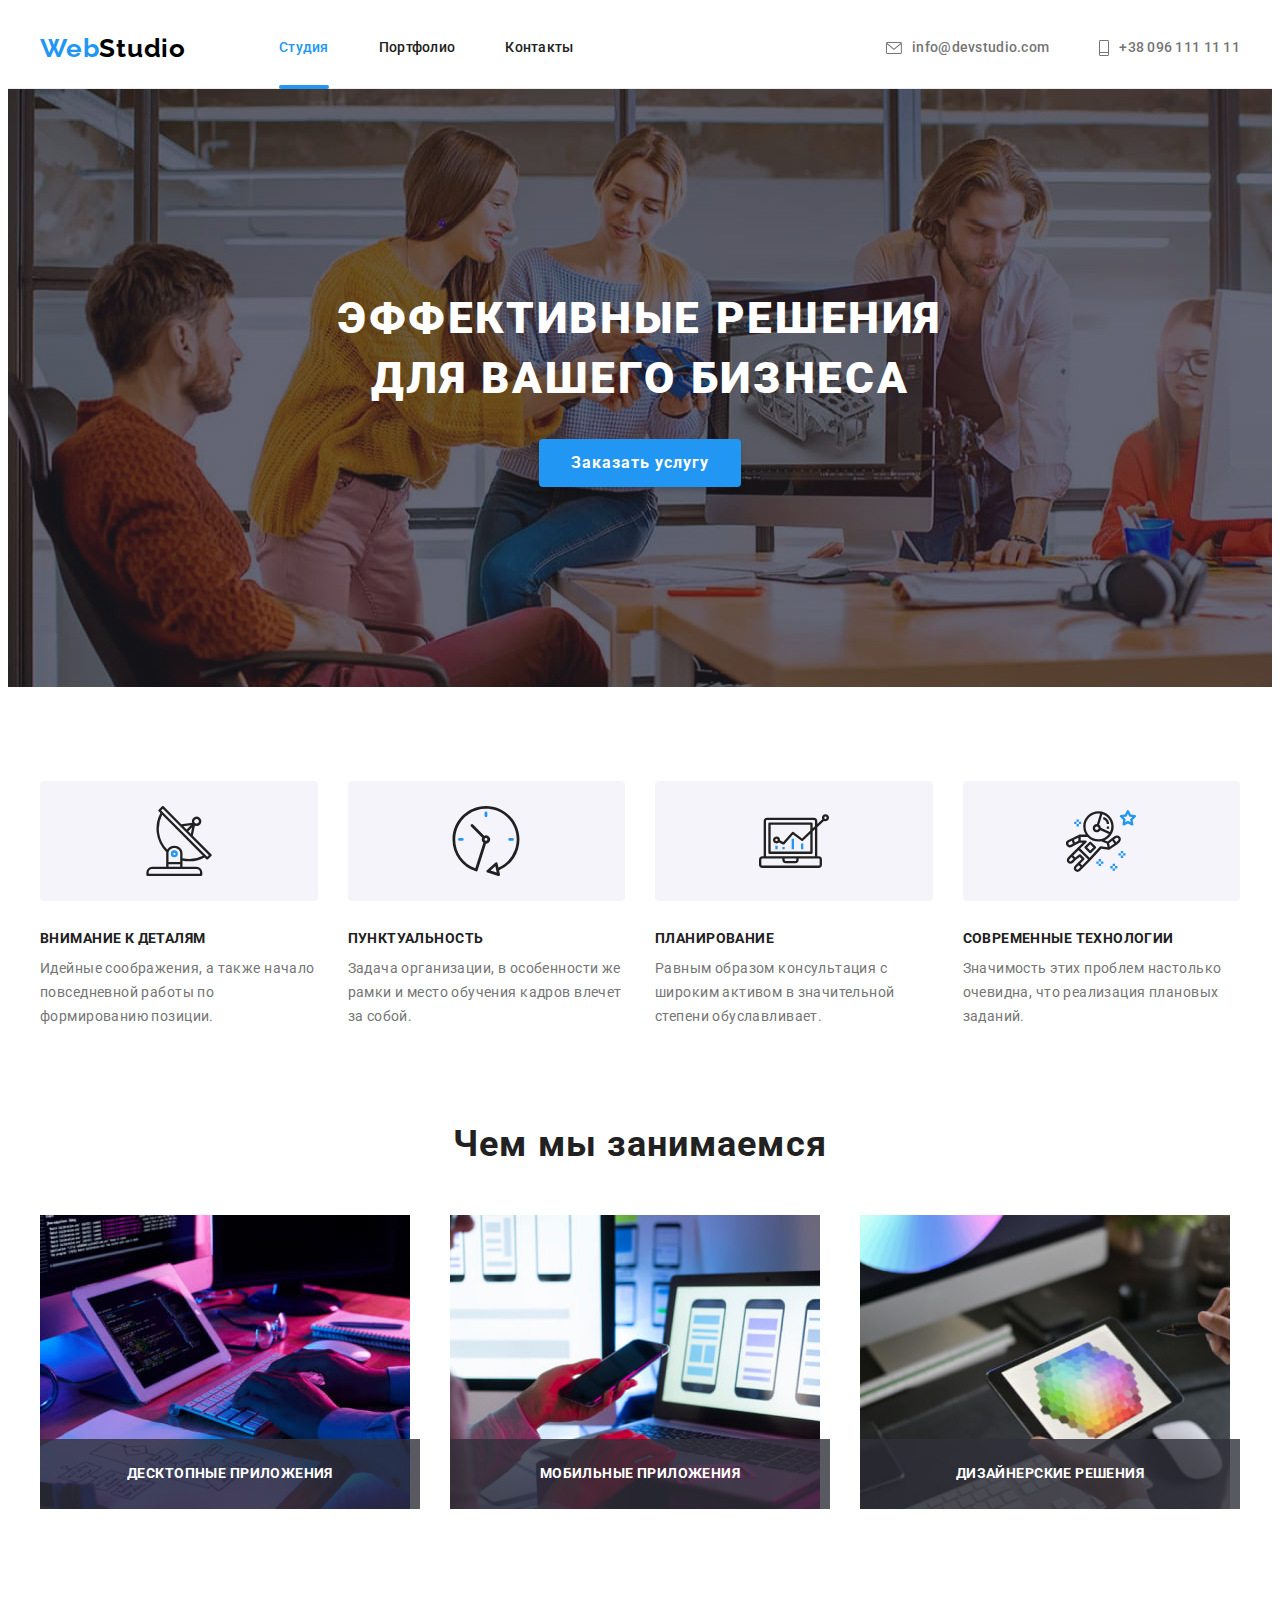
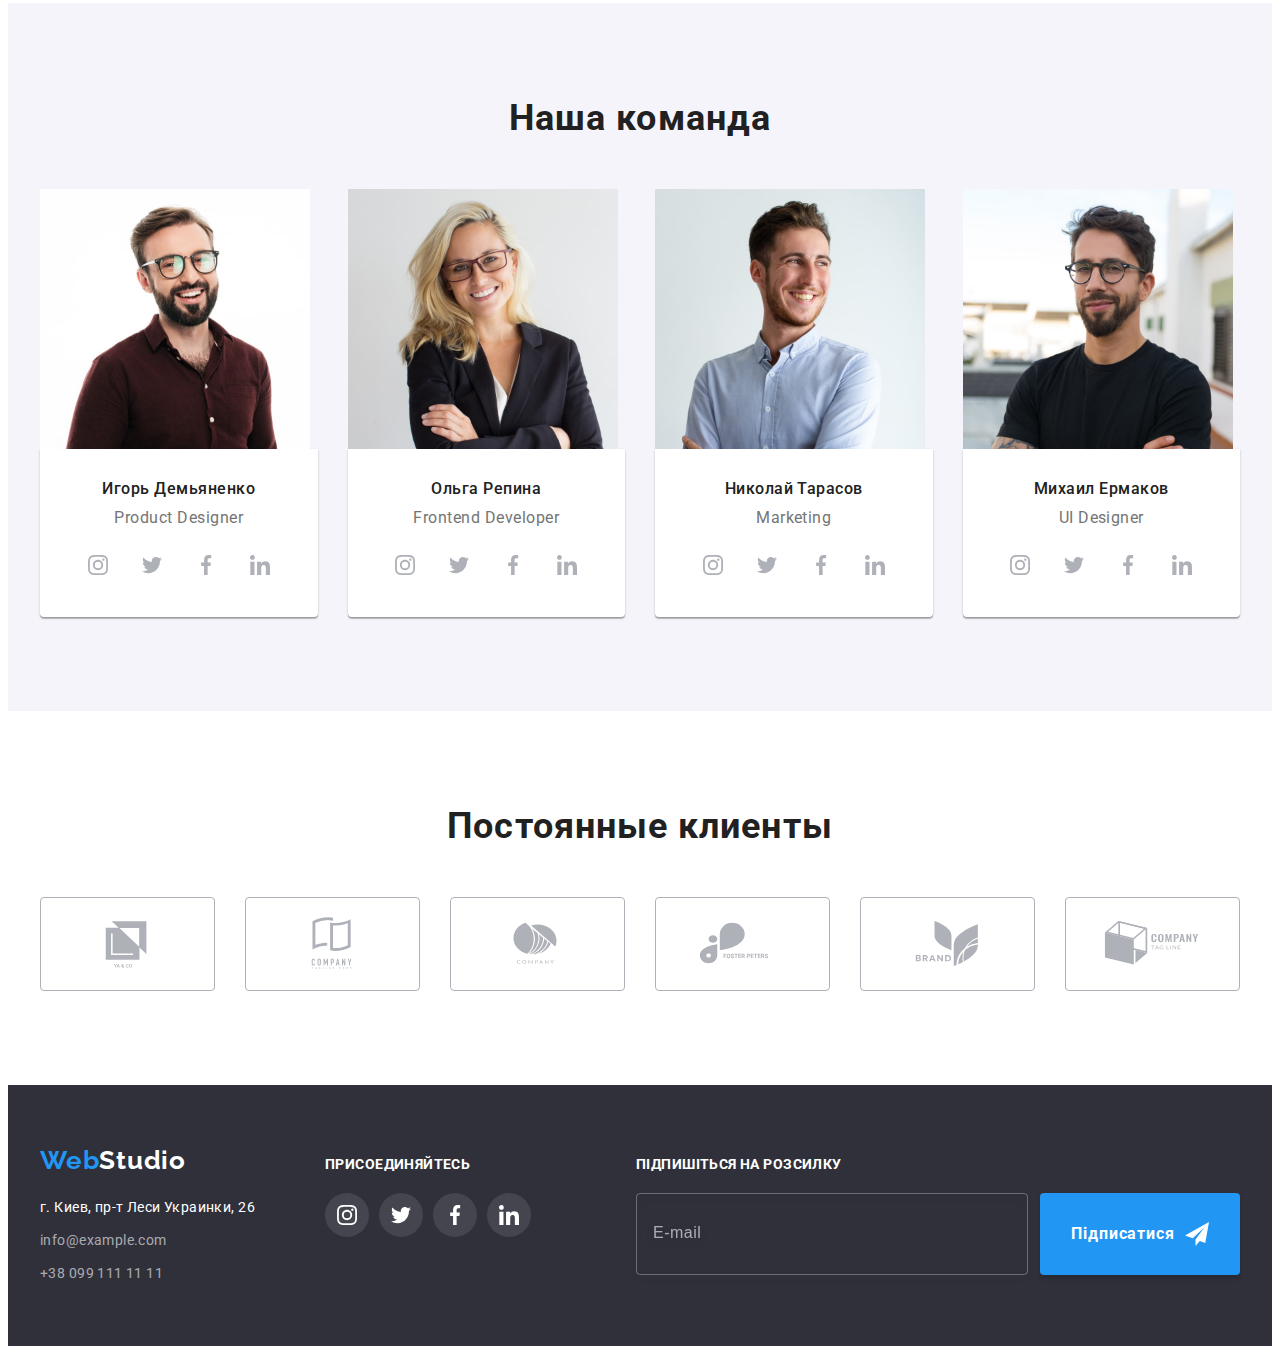
<file: index.html>
<!DOCTYPE html>
<html lang="ru">
  <head>
    <meta charset="UTF-8" />
    <meta http-equiv="X-UA-Compatible" content="IE=edge" />
    <meta name="viewport" content="width=device-width, initial-scale=1.0" />
    <title>hw-02</title>
    <link rel="preconnect" href="https://fonts.googleapis.com" />
    <link rel="preconnect" href="https://fonts.gstatic.com" crossorigin />
    <link
      href="https://fonts.googleapis.com/css2?family=Raleway:wght@700&family=Roboto:wght@400;500;700;900&display=swap"
      rel="stylesheet"
    />
    <!-- moddern-normalize start-->
    <link
      rel="stylesheet"
      href="https://cdnjs.cloudflare.com/ajax/libs/modern-normalize/1.1.0/modern-normalize.min.css"
      integrity="sha512-wpPYUAdjBVSE4KJnH1VR1HeZfpl1ub8YT/NKx4PuQ5NmX2tKuGu6U/JRp5y+Y8XG2tV+wKQpNHVUX03MfMFn9Q=="
      crossorigin="anonymous"
      referrerpolicy="no-referrer"
    />
    <!-- normalize end -->
    <link rel="stylesheet" href="./css/styles.css" />
  </head>

  <body>
    <!-- Header section  -->
    <header class="header">
      <div class="container header-container">
        <a class="logo link" href="" lang="en"
          >Web<span class="logo-header">Studio</span>
        </a>
        <nav class="nav">
          <ul class="list nav-list">
            <li>
              <a class="link link-header current-page" href="./index.html"
                >Студия
              </a>
            </li>
            <li>
              <a class="link link-header" href="./portfolio.html">Портфолио </a>
            </li>
            <li>
              <a class="link link-header" href="">Контакты</a>
            </li>
          </ul>
        </nav>
        <ul class="list contact-list">
          <li>
            <a
              class="link link-header-contacts"
              href="mailto:info@devstudio.com"
            >
              <svg class="contact-icon" width="16" height="12">
                <use href="./images/icons.svg#envelope"></use>
              </svg>
              info@devstudio.com
            </a>
          </li>
          <li>
            <a class="link link-header-contacts" href="tel:+380961111111">
              <svg class="contact-icon" width="10" height="16">
                <use href="./images/icons.svg#phone"></use>
              </svg>
              +38 096 111 11 11
            </a>
          </li>
        </ul>
      </div>
    </header>

    <!-- Main section -->

    <main>
      <!-- Hero secion -->

      <section class="hero overlay">
        <div class="container">
          <h1 class="hero-title">Эффективные решения для вашего бизнеса</h1>
          <button class="large-btn" type="button" data-modal-open>
            Заказать услугу
          </button>
        </div>
      </section>

      <!-- About section  -->

      <section class="section">
        <div class="container">
          <h2 class="visually-hidden">Наши преимущества</h2>
          <ul class="list card-set">
            <li class="card-item">
              <div class="thumb">
                <svg class="about-icon" width="70" height="70">
                  <use href="./images/icons.svg#antenna"></use>
                </svg>
              </div>
              <h3 class="title about-title">Внимание к деталям</h3>
              <p>
                Идейные соображения, а также начало повседневной работы по
                формированию позиции.
              </p>
            </li>
            <li class="card-item">
              <div class="thumb">
                <svg class="about-icon" width="70" height="70">
                  <use href="./images/icons.svg#clock"></use>
                </svg>
              </div>
              <h3 class="title about-title">Пунктуальность</h3>
              <p>
                Задача организации, в особенности же рамки и место обучения
                кадров влечет за собой.
              </p>
            </li>
            <li class="card-item">
              <div class="thumb">
                <svg class="about-icon" width="70" height="70">
                  <use href="./images/icons.svg#diagram"></use>
                </svg>
              </div>
              <h3 class="title about-title">Планирование</h3>
              <p>
                Равным образом консультация с широким активом в значительной
                степени обуславливает.
              </p>
            </li>
            <li class="card-item">
              <div class="thumb">
                <svg class="about-icon" width="70" height="70">
                  <use href="./images/icons.svg#astronaut"></use>
                </svg>
              </div>
              <h3 class="title about-title">Современные технологии</h3>
              <p>
                Значимость этих проблем настолько очевидна, что реализация
                плановых заданий.
              </p>
            </li>
          </ul>
        </div>
      </section>

      <!-- work section -->

      <section class="section work">
        <div class="container">
          <h2 class="title section-title">Чем мы занимаемся</h2>
          <ul class="list card-set work-list">
            <li class="card-item work-thumb">
              <img
                src="./images/portfolio/img-1.jpg"
                alt="Вёрстка сайта"
                width="370"
                height="294"
              />
              <div class="work-description">
                <p class="text-description">Десктопные приложения</p>
              </div>
            </li>
            <li class="card-item work-thumb">
              <img
                src="./images/portfolio/img-2.jpg"
                alt="Адаптивная вёрстка"
                width="370"
                height="294"
              />
              <div class="work-description">
                <p class="text-description">Мобильные приложения</p>
              </div>
            </li>
            <li class="card-item work-thumb">
              <img
                src="./images/portfolio/img-3.jpg"
                alt="Просмотр цветовой гаммы на планшете"
                width="370"
                height="294"
              />
              <div class="work-description">
                <p class="text-description">Дизайнерские решения</p>
              </div>
            </li>
          </ul>
        </div>
      </section>

      <!-- Team section -->

      <section class="team section">
        <div class="container">
          <h2 class="title section-title">Наша команда</h2>
          <ul class="list card-set">
            <li class="card-item">
              <img
                src="./images/our-team/img-1.jpg"
                alt="фото Игоря Демьяненко"
                width="270"
                height="260"
              />
              <div class="team-content">
                <h3 class="title team-title">Игорь Демьяненко</h3>
                <p class="team-text" lang="en">Product Designer</p>
                <ul class="list socials">
                  <li>
                    <a
                      class="link socials-link"
                      href=""
                      target="_blank"
                      rel="noopener noreferrer"
                      aria-label="instagram"
                    >
                      <svg width="20" height="20">
                        <use href="./images/icons.svg#instagram"></use>
                      </svg>
                    </a>
                  </li>
                  <li>
                    <a
                      class="link socials-link"
                      href=""
                      target="_blank"
                      rel="noopener noreferrer"
                      aria-label="twitter"
                    >
                      <svg width="20" height="20">
                        <use href="./images/icons.svg#twitter"></use>
                      </svg>
                    </a>
                  </li>
                  <li>
                    <a
                      class="link socials-link"
                      href=""
                      target="_blank"
                      rel="noopener noreferrer"
                      aria-label="facebook"
                    >
                      <svg width="20" height="20">
                        <use href="./images/icons.svg#facebook"></use>
                      </svg>
                    </a>
                  </li>
                  <li>
                    <a
                      class="link socials-link"
                      href=""
                      target="_blank"
                      rel="noopener noreferrer"
                      aria-label="linkedin"
                    >
                      <svg width="20" height="20">
                        <use href="./images/icons.svg#linkedin"></use>
                      </svg>
                    </a>
                  </li>
                </ul>
              </div>
            </li>

            <li class="card-item">
              <img
                src="./images/our-team/img-2.jpg"
                alt="фото Ольги Репиной"
                width="270"
                height="260"
              />
              <div class="team-content">
                <h3 class="title team-title">Ольга Репина</h3>
                <p class="team-text" lang="en">Frontend Developer</p>
                <ul class="list socials">
                  <li>
                    <a
                      class="link socials-link"
                      href=""
                      target="_blank"
                      rel="noopener noreferrer"
                      aria-label="instagram"
                    >
                      <svg width="20" height="20">
                        <use href="./images/icons.svg#instagram"></use>
                      </svg>
                    </a>
                  </li>
                  <li>
                    <a
                      class="link socials-link"
                      href=""
                      target="_blank"
                      rel="noopener noreferrer"
                      aria-label="twitter"
                    >
                      <svg width="20" height="20">
                        <use href="./images/icons.svg#twitter"></use>
                      </svg>
                    </a>
                  </li>
                  <li>
                    <a
                      class="link socials-link"
                      href=""
                      target="_blank"
                      rel="noopener noreferrer"
                      aria-label="facebook"
                    >
                      <svg width="20" height="20">
                        <use href="./images/icons.svg#facebook"></use>
                      </svg>
                    </a>
                  </li>
                  <li>
                    <a
                      class="link socials-link"
                      href=""
                      target="_blank"
                      rel="noopener noreferrer"
                      aria-label="linkedin"
                    >
                      <svg width="20" height="20">
                        <use href="./images/icons.svg#linkedin"></use>
                      </svg>
                    </a>
                  </li>
                </ul>
              </div>
            </li>

            <li class="card-item">
              <img
                src="./images/our-team/img-3.jpg"
                alt="фото Николая Тарасова"
                width="270"
                height="260"
              />
              <div class="team-content">
                <h3 class="title team-title">Николай Тарасов</h3>
                <p class="team-text" lang="en">Marketing</p>
                <ul class="list socials">
                  <li>
                    <a
                      class="link socials-link"
                      href=""
                      target="_blank"
                      rel="noopener noreferrer"
                      aria-label="instagram"
                    >
                      <svg width="20" height="20">
                        <use href="./images/icons.svg#instagram"></use>
                      </svg>
                    </a>
                  </li>
                  <li>
                    <a
                      class="link socials-link"
                      href=""
                      target="_blank"
                      rel="noopener noreferrer"
                      aria-label="twitter"
                    >
                      <svg width="20" height="20">
                        <use href="./images/icons.svg#twitter"></use>
                      </svg>
                    </a>
                  </li>
                  <li>
                    <a
                      class="link socials-link"
                      href=""
                      target="_blank"
                      rel="noopener noreferrer"
                      aria-label="facebook"
                    >
                      <svg width="20" height="20">
                        <use href="./images/icons.svg#facebook"></use>
                      </svg>
                    </a>
                  </li>
                  <li>
                    <a
                      class="link socials-link"
                      href=""
                      target="_blank"
                      rel="noopener noreferrer"
                      aria-label="linkedin"
                    >
                      <svg width="20" height="20">
                        <use href="./images/icons.svg#linkedin"></use>
                      </svg>
                    </a>
                  </li>
                </ul>
              </div>
            </li>

            <li class="card-item">
              <img
                src="./images/our-team/img-4.jpg"
                alt="фото Михаила Ермакова"
                width="270"
                height="260"
              />
              <div class="team-content">
                <h3 class="title team-title">Михаил Ермаков</h3>
                <p class="team-text" lang="en">UI Designer</p>
                <ul class="list socials">
                  <li>
                    <a
                      class="link socials-link"
                      href=""
                      target="_blank"
                      rel="noopener noreferrer"
                      aria-label="instagram"
                    >
                      <svg width="20" height="20">
                        <use href="./images/icons.svg#instagram"></use>
                      </svg>
                    </a>
                  </li>
                  <li>
                    <a
                      class="link socials-link"
                      href=""
                      target="_blank"
                      rel="noopener noreferrer"
                      aria-label="twitter"
                    >
                      <svg width="20" height="20">
                        <use href="./images/icons.svg#twitter"></use>
                      </svg>
                    </a>
                  </li>
                  <li>
                    <a
                      class="link socials-link"
                      href=""
                      target="_blank"
                      rel="noopener noreferrer"
                      aria-label="facebook"
                    >
                      <svg width="20" height="20">
                        <use href="./images/icons.svg#facebook"></use>
                      </svg>
                    </a>
                  </li>
                  <li>
                    <a
                      class="link socials-link"
                      href=""
                      target="_blank"
                      rel="noopener noreferrer"
                      aria-label="linkedin"
                    >
                      <svg width="20" height="20">
                        <use href="./images/icons.svg#linkedin"></use>
                      </svg>
                    </a>
                  </li>
                </ul>
              </div>
            </li>
          </ul>
        </div>
      </section>
    </main>

    <!-- clients -->

    <section class="section">
      <div class="container">
        <h2 class="title section-title">Постоянные клиенты</h2>
        <ul class="list clients-list card-set">
          <li class="card-item">
            <a
              class="link clients-link"
              href=""
              target="_blank"
              rel="noopener noreferrer"
              aria-label="client-1"
            >
              <svg class="clients-icon" width="106" height="60">
                <use href="./images/icons.svg#logo-1"></use>
              </svg>
            </a>
          </li>

          <li class="card-item">
            <a
              class="link clients-link"
              href=""
              target="_blank"
              rel="noopener noreferrer"
              aria-label="client-2"
            >
              <svg class="clients-icon" width="106" height="60">
                <use href="./images/icons.svg#logo-2"></use>
              </svg>
            </a>
          </li>

          <li class="card-item">
            <a
              class="link clients-link"
              href=""
              target="_blank"
              rel="noopener noreferrer"
              aria-label="client-3"
            >
              <svg class="clients-icon" width="106" height="60">
                <use href="./images/icons.svg#logo-3"></use>
              </svg>
            </a>
          </li>

          <li class="card-item">
            <a
              class="link clients-link"
              href=""
              target="_blank"
              rel="noopener noreferrer"
              aria-label="client-4"
            >
              <svg class="clients-icon" width="106" height="60">
                <use href="./images/icons.svg#logo-4"></use>
              </svg>
            </a>
          </li>

          <li class="card-item">
            <a
              class="link clients-link"
              href=""
              target="_blank"
              rel="noopener noreferrer"
              aria-label="client-5"
            >
              <svg class="clients-icon" width="106" height="60">
                <use href="./images/icons.svg#logo-5"></use>
              </svg>
            </a>
          </li>

          <li class="card-item">
            <a
              class="link clients-link"
              href=""
              target="_blank"
              rel="noopener noreferrer"
              aria-label="client-6"
            >
              <svg class="clients-icon" width="106" height="60">
                <use href="./images/icons.svg#logo-6"></use>
              </svg>
            </a>
          </li>
        </ul>
      </div>
    </section>

    <!-- footer section  -->

    <footer class="footer">
      <div class="container footer-container">
        <div class="footer-item">
          <a class="link logo footer-logo" href="" lang="en"
            >Web<span class="logo-footer">Studio</span>
          </a>
          <address class="footer-contacts">
            <ul class="list">
              <li class="link-footer-items">
                <a
                  class="link link-location"
                  href="https://goo.gl/maps/vfvkj744t1BFiAYn7"
                  target="_blank"
                  rel="noopener noreferrer"
                  >г. Киев, пр-т Леси Украинки, 26</a
                >
              </li>
              <li class="link-footer-items">
                <a
                  class="link link-footer-contacts"
                  href="mailto:info@example.com"
                  >info@example.com</a
                >
              </li>
              <li class="link-footer-items">
                <a class="link link-footer-contacts" href="tel:+380991111111"
                  >+38 099 111 11 11</a
                >
              </li>
            </ul>
          </address>
        </div>
        <div class="footer-item">
          <p class="footer-text">присоединяйтесь</p>
          <ul class="list socials">
            <li>
              <a
                class="link socials-link footer-socials"
                href=""
                target="_blank"
                rel="noopener noreferrer"
                aria-label="instagram"
              >
                <svg width="20" height="20">
                  <use href="./images/icons.svg#instagram"></use>
                </svg>
              </a>
            </li>
            <li>
              <a
                class="link socials-link footer-socials"
                href=""
                target="_blank"
                rel="noopener noreferrer"
                aria-label="twitter"
              >
                <svg width="20" height="20">
                  <use href="./images/icons.svg#twitter"></use>
                </svg>
              </a>
            </li>
            <li>
              <a
                class="link socials-link footer-socials"
                href=""
                target="_blank"
                rel="noopener noreferrer"
                aria-label="facebook"
              >
                <svg width="20" height="20">
                  <use href="./images/icons.svg#facebook"></use>
                </svg>
              </a>
            </li>
            <li>
              <a
                class="link socials-link footer-socials"
                href=""
                target="_blank"
                rel="noopener noreferrer"
                aria-label="linkedin"
              >
                <svg width="20" height="20">
                  <use href="./images/icons.svg#linkedin"></use>
                </svg>
              </a>
            </li>
          </ul>
        </div>
        <div class="footer-item">
          <strong class="footer-text">Підпишіться на розсилку</strong>
          <form class="footer-form">
            <input
              class="footer-form-input"
              type="email"
              name="user-mail"
              placeholder="E-mail"
            />
            <button class="footer-btn large-btn" type="button">
              Підписатися
              <svg class="" width="24" height="24">
                <use href="./images/icons.svg#icon-send"></use>
              </svg>
            </button>
          </form>
        </div>
      </div>
    </footer>

    <!-- modal window -->

    <div class="backdrop is-hidden" data-modal>
      <div class="modal">
        <button class="modal-btn" type="button" data-modal-close>
          <svg class="modal-btn-icon" width="11" height="11">
            <use href="./images/icons.svg#icon-close"></use>
          </svg>
        </button>

        <strong class="register-form-title"
          >Залиште свої дані, ми вам передзвонимо</strong
        >

        <form class="register-form">
          <div class="register-form-group" role="group">
            <label class="register-form-wrap">
              <span class="register-form-label">Ім'я</span>
              <span class="register-form-box"
                ><input
                  class="register-form-input"
                  type="text"
                  name="user-name" />
                <svg class="register-form-icon" width="18" height="18">
                  <use href="./images/icons.svg#person"></use></svg
              ></span>
            </label>

            <label class="register-form-wrap">
              <span class="register-form-label">Телефон</span>
              <span class="register-form-box">
                <input
                  class="register-form-input"
                  type="tel"
                  name="user-phone" />
                <svg class="register-form-icon" width="18" height="18">
                  <use href="./images/icons.svg#phone-black"></use></svg
              ></span>
            </label>

            <label class="register-form-wrap">
              <span class="register-form-label">Пошта</span>
              <span class="register-form-box">
                <input
                  class="register-form-input"
                  type="email"
                  name="user-mail" />
                <svg class="register-form-icon" width="18" height="18">
                  <use href="./images/icons.svg#email"></use></svg
              ></span>
            </label>

            <label class="register-form-wrap">
              <span class="register-form-label">Коментар</span>
              <textarea
                class="register-form-Commentary"
                name="Commentary"
                placeholder="Введіть текст"
              ></textarea>
            </label>
          </div>

          <label class="register-form-agreement">
            <input
              class="register-checkbox visually-hidden"
              type="checkbox"
              name="agreement"
            />
            <svg class="register-icon" width="16" height="15">
              <use
                class="register-icon-uncheck"
                href="./images/icons.svg#icon-uncheck"
              ></use>
              <use
                class="register-icon-check"
                href="./images/icons.svg#icon-check"
              ></use>
            </svg>
            <span class="register-form-agreement-text"
              >Погоджуюся з розсилкою та приймаю
              <a class="register-form-agreement-link" href="">
                Умови договору</a
              ></span
            >
          </label>

          <button class="large-btn" type="submit">Відправити</button>
        </form>
      </div>
    </div>

    <!-- script for modal  -->
    <script src="./js/modal.js"></script>
  </body>
</html>
</file>
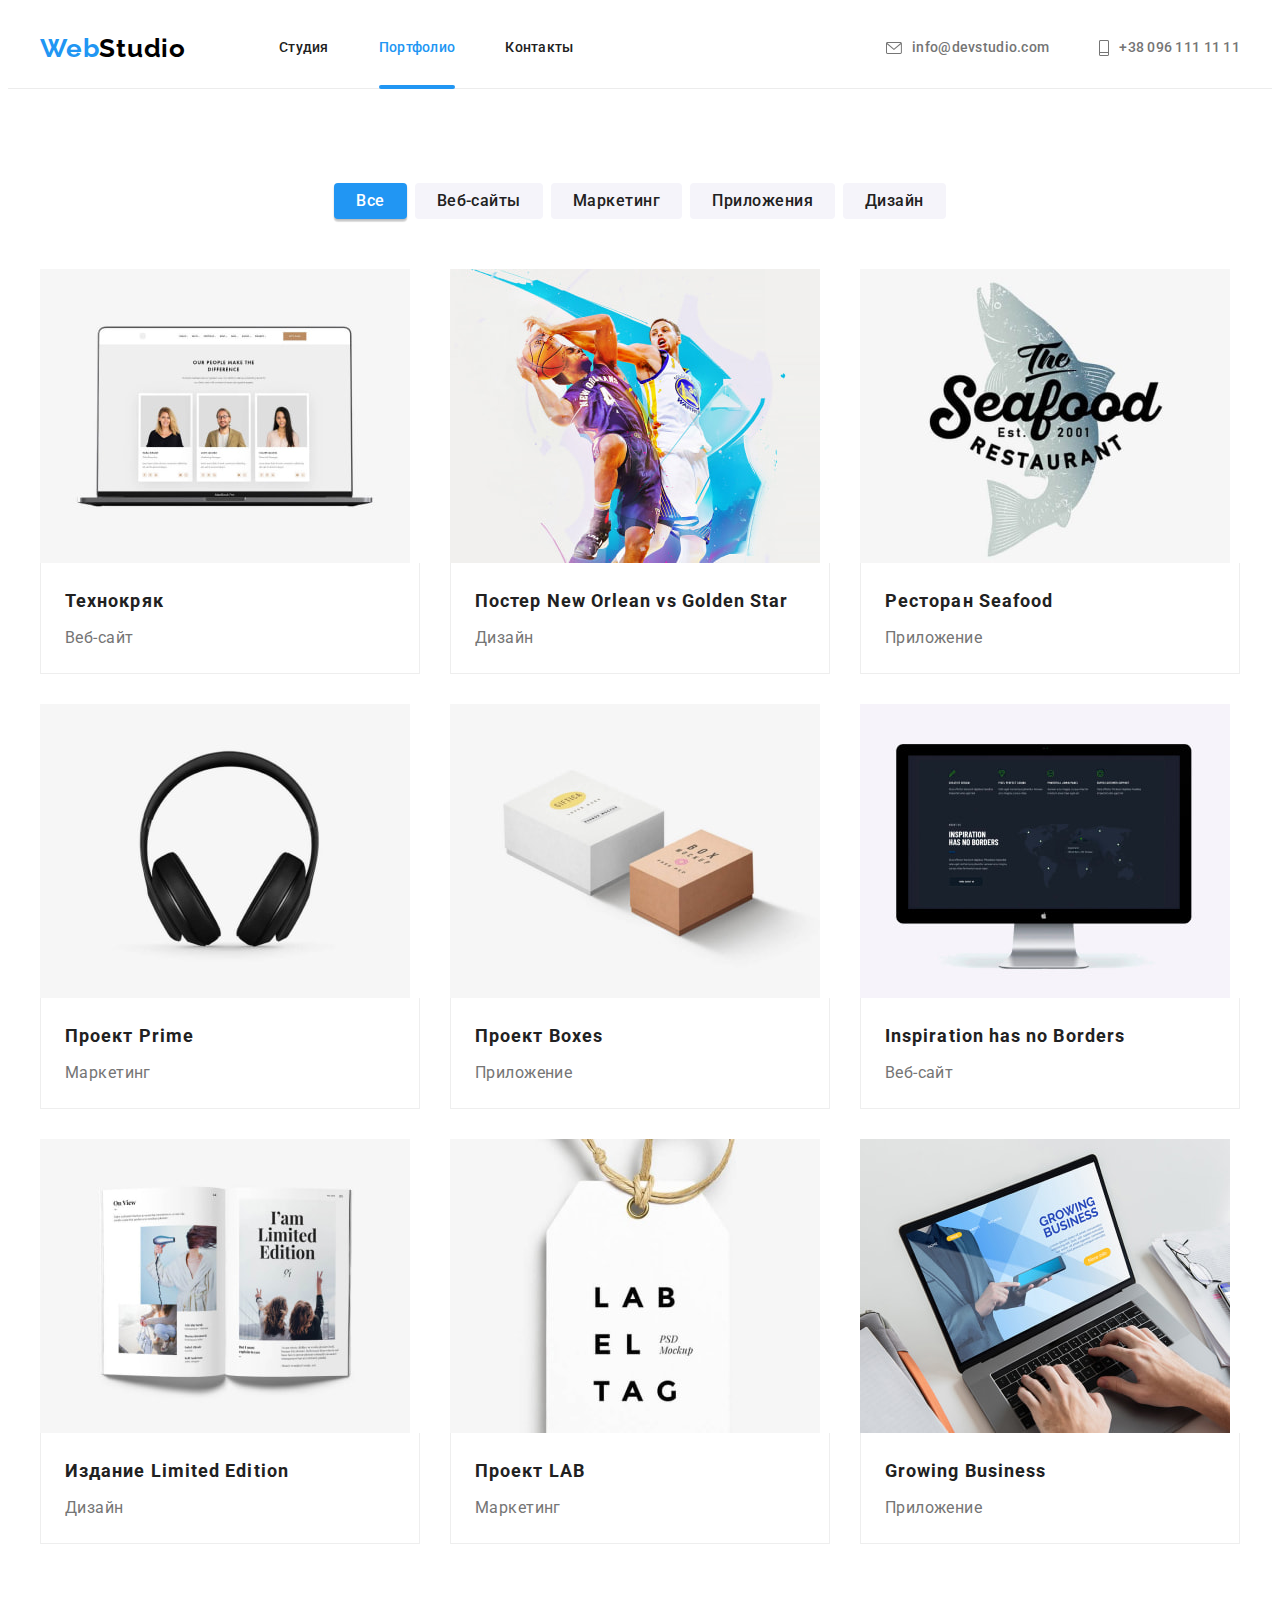
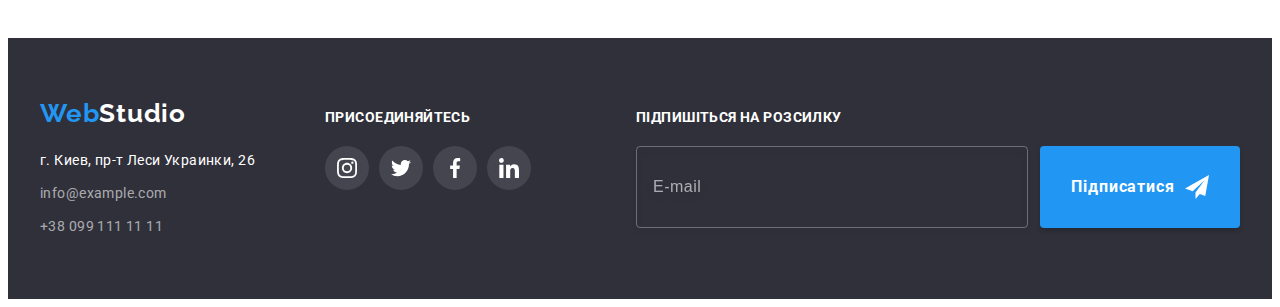
<file: portfolio.html>
<!DOCTYPE html>
<html lang="ru">
  <head>
    <meta charset="UTF-8" />
    <meta http-equiv="X-UA-Compatible" content="IE=edge" />
    <meta name="viewport" content="width=device-width, initial-scale=1.0" />
    <title>portfolio</title>
    <link rel="preconnect" href="https://fonts.googleapis.com" />
    <link rel="preconnect" href="https://fonts.gstatic.com" crossorigin />
    <link
      href="https://fonts.googleapis.com/css2?family=Raleway:wght@700&family=Roboto:wght@400;500;700;900&display=swap"
      rel="stylesheet"
    />
    <!-- moddern-normalize start-->
    <link
      rel="stylesheet"
      href="https://cdnjs.cloudflare.com/ajax/libs/modern-normalize/1.1.0/modern-normalize.min.css"
      integrity="sha512-wpPYUAdjBVSE4KJnH1VR1HeZfpl1ub8YT/NKx4PuQ5NmX2tKuGu6U/JRp5y+Y8XG2tV+wKQpNHVUX03MfMFn9Q=="
      crossorigin="anonymous"
      referrerpolicy="no-referrer"
    />
    <!-- normalize end -->
    <link rel="stylesheet" href="./css/styles.css" />
  </head>
  <body>
    <!-- Header section  -->
    <header class="header">
      <div class="container header-container">
        <a class="logo link" href="" lang="en"
          >Web<span class="logo-header">Studio</span>
        </a>
        <nav class="nav">
          <ul class="list nav-list">
            <li>
              <a class="link link-header" href="./index.html">Студия </a>
            </li>
            <li>
              <a class="link link-header current-page" href="./portfolio.html"
                >Портфолио
              </a>
            </li>
            <li>
              <a class="link link-header" href="">Контакты</a>
            </li>
          </ul>
        </nav>
        <ul class="list contact-list">
          <li>
            <a
              class="link link-header-contacts"
              href="mailto:info@devstudio.com"
            >
              <svg class="contact-icon" width="16" height="12">
                <use href="./images/icons.svg#envelope"></use>
              </svg>
              info@devstudio.com
            </a>
          </li>
          <li>
            <a class="link link-header-contacts" href="tel:+380961111111">
              <svg class="contact-icon" width="10" height="16">
                <use href="./images/icons.svg#phone"></use>
              </svg>
              +38 096 111 11 11
            </a>
          </li>
        </ul>
      </div>
    </header>

    <!-- Main section -->

    <main>
      <section class="section">
        <div class="container">
          <h1 class="visually-hidden">Наши работы</h1>
          <ul class="list btn-list">
            <li>
              <button class="portfolio-btn portfolio-btn-current" type="button">
                Все
              </button>
            </li>

            <li>
              <button class="portfolio-btn" type="button">Веб-сайты</button>
            </li>

            <li>
              <button class="portfolio-btn" type="button">Маркетинг</button>
            </li>

            <li>
              <button class="portfolio-btn" type="button">Приложения</button>
            </li>

            <li>
              <button class="portfolio-btn" type="button">Дизайн</button>
            </li>
          </ul>
          <ul class="list card-set work-list">
            <li class="card-item portfolio-list">
              <a
                class="link portfolio-link"
                href=""
                target="_blank"
                rel="noopener noreferrer"
              >
                <div class="portfolio-card">
                  <img
                    src="./images/portfolio1/img(1).jpg"
                    alt="Картинка сайта Технокряк"
                    width="370"
                    height="294"
                  />
                  <div class="portfolio-overlay">
                    <p class="overlay-text">
                      Ресурс предлагает комплексные предложения с разным уровнем
                      функционала и сервисов. Все это позволит посетителю
                      получить исчерпывающие сведения о компании или частном
                      лице.
                    </p>
                  </div>
                </div>
                <div class="portfolio-content">
                  <h2 class="portfolio-title">Технокряк</h2>
                  <p class="portfolio-text">Веб-сайт</p>
                </div>
              </a>
            </li>
            <li class="card-item portfolio-list">
              <a
                class="link portfolio-link"
                href=""
                target="_blank"
                rel="noopener noreferrer"
              >
                <div class="portfolio-card">
                  <img
                    src="./images/portfolio1/img(2).jpg"
                    alt="Постер матча New Orlean vs Golden Star"
                    width="370"
                    height="294"
                  />
                  <div class="portfolio-overlay">
                    <p class="overlay-text">
                      Ресурс предлагает комплексные предложения с разным уровнем
                      функционала и сервисов. Все это позволит посетителю
                      получить исчерпывающие сведения о компании или частном
                      лице.
                    </p>
                  </div>
                </div>
                <div class="portfolio-content">
                  <h2 class="portfolio-title">
                    Постер New Orlean vs Golden Star
                  </h2>
                  <p class="portfolio-text">Дизайн</p>
                </div>
              </a>
            </li>
            <li class="card-item portfolio-list">
              <a
                class="link portfolio-link"
                href=""
                target="_blank"
                rel="noopener noreferrer"
              >
                <div class="portfolio-card">
                  <img
                    src="./images/portfolio1/img(3).jpg"
                    alt="Эмблема ресторана Seafood"
                    width="370"
                    height="294"
                  />
                  <div class="portfolio-overlay">
                    <p class="overlay-text">
                      Ресурс предлагает комплексные предложения с разным уровнем
                      функционала и сервисов. Все это позволит посетителю
                      получить исчерпывающие сведения о компании или частном
                      лице.
                    </p>
                  </div>
                </div>
                <div class="portfolio-content">
                  <h2 class="portfolio-title">Ресторан Seafood</h2>
                  <p class="portfolio-text">Приложение</p>
                </div>
              </a>
            </li>
            <li class="card-item portfolio-list">
              <a
                class="link portfolio-link"
                href=""
                target="_blank"
                rel="noopener noreferrer"
              >
                <div class="portfolio-card">
                  <img
                    src="./images/portfolio1/img(4).jpg"
                    alt="наушники"
                    width="370"
                    height="294"
                  />
                  <div class="portfolio-overlay">
                    <p class="overlay-text">
                      Ресурс предлагает комплексные предложения с разным уровнем
                      функционала и сервисов. Все это позволит посетителю
                      получить исчерпывающие сведения о компании или частном
                      лице.
                    </p>
                  </div>
                </div>
                <div class="portfolio-content">
                  <h2 class="portfolio-title">Проект Prime</h2>
                  <p class="portfolio-text">Маркетинг</p>
                </div>
              </a>
            </li>
            <li class="card-item portfolio-list">
              <a
                class="link portfolio-link"
                href=""
                target="_blank"
                rel="noopener noreferrer"
              >
                <div class="portfolio-card">
                  <img
                    src="./images/portfolio1/img(5).jpg"
                    alt="две коробки"
                    width="370"
                    height="294"
                  />
                  <div class="portfolio-overlay">
                    <p class="overlay-text">
                      Ресурс предлагает комплексные предложения с разным уровнем
                      функционала и сервисов. Все это позволит посетителю
                      получить исчерпывающие сведения о компании или частном
                      лице.
                    </p>
                  </div>
                </div>
                <div class="portfolio-content">
                  <h2 class="portfolio-title">Проект Boxes</h2>
                  <p class="portfolio-text">Приложение</p>
                </div>
              </a>
            </li>
            <li class="card-item portfolio-list">
              <a
                class="link portfolio-link"
                href=""
                target="_blank"
                rel="noopener noreferrer"
              >
                <div class="portfolio-card">
                  <img
                    src="./images/portfolio1/img(6).jpg"
                    alt="картинка сайта на мониторе"
                    width="370"
                    height="294"
                  />
                  <div class="portfolio-overlay">
                    <p class="overlay-text">
                      Ресурс предлагает комплексные предложения с разным уровнем
                      функционала и сервисов. Все это позволит посетителю
                      получить исчерпывающие сведения о компании или частном
                      лице.
                    </p>
                  </div>
                </div>
                <div class="portfolio-content">
                  <h2 class="portfolio-title">Inspiration has no Borders</h2>
                  <p class="portfolio-text">Веб-сайт</p>
                </div>
              </a>
            </li>
            <li class="card-item portfolio-list">
              <a
                class="link portfolio-link"
                href=""
                target="_blank"
                rel="noopener noreferrer"
              >
                <div class="portfolio-card">
                  <img
                    src="./images/portfolio1/img(7).jpg"
                    alt="развернутая книга"
                    width="370"
                    height="294"
                  />
                  <div class="portfolio-overlay">
                    <p class="overlay-text">
                      Ресурс предлагает комплексные предложения с разным уровнем
                      функционала и сервисов. Все это позволит посетителю
                      получить исчерпывающие сведения о компании или частном
                      лице.
                    </p>
                  </div>
                </div>
                <div class="portfolio-content">
                  <h2 class="portfolio-title">Издание Limited Edition</h2>
                  <p class="portfolio-text">Дизайн</p>
                </div>
              </a>
            </li>
            <li class="card-item portfolio-list">
              <a
                class="link portfolio-link"
                href=""
                target="_blank"
                rel="noopener noreferrer"
              >
                <div class="portfolio-card">
                  <img
                    src="./images/portfolio1/img(8).jpg"
                    alt="бирка товара"
                    width="370"
                    height="294"
                  />
                  <div class="portfolio-overlay">
                    <p class="overlay-text">
                      Ресурс предлагает комплексные предложения с разным уровнем
                      функционала и сервисов. Все это позволит посетителю
                      получить исчерпывающие сведения о компании или частном
                      лице.
                    </p>
                  </div>
                </div>
                <div class="portfolio-content">
                  <h2 class="portfolio-title">Проект LAB</h2>
                  <p class="portfolio-text">Маркетинг</p>
                </div>
              </a>
            </li>
            <li class="card-item portfolio-list">
              <a
                class="link portfolio-link"
                href=""
                target="_blank"
                rel="noopener noreferrer"
              >
                <div class="portfolio-card">
                  <img
                    src="./images/portfolio1/img(9).jpg"
                    alt="открытое приложение на ноутбуке"
                    width="370"
                    height="294"
                  />
                  <div class="portfolio-overlay">
                    <p class="overlay-text">
                      Ресурс предлагает комплексные предложения с разным уровнем
                      функционала и сервисов. Все это позволит посетителю
                      получить исчерпывающие сведения о компании или частном
                      лице.
                    </p>
                  </div>
                </div>
                <div class="portfolio-content">
                  <h2 class="portfolio-title">Growing Business</h2>
                  <p class="portfolio-text">Приложение</p>
                </div>
              </a>
            </li>
          </ul>
        </div>
      </section>
    </main>

    <!-- footer -->

    <footer class="footer">
      <div class="container footer-container">
        <div class="footer-item">
          <a class="link logo footer-logo" href="" lang="en"
            >Web<span class="logo-footer">Studio</span>
          </a>
          <address class="footer-contacts">
            <ul class="list">
              <li class="link-footer-items">
                <a
                  class="link link-location"
                  href="https://goo.gl/maps/vfvkj744t1BFiAYn7"
                  target="_blank"
                  rel="noopener noreferrer"
                  >г. Киев, пр-т Леси Украинки, 26</a
                >
              </li>
              <li class="link-footer-items">
                <a
                  class="link link-footer-contacts"
                  href="mailto:info@example.com"
                  >info@example.com</a
                >
              </li>
              <li class="link-footer-items">
                <a class="link link-footer-contacts" href="tel:+380991111111"
                  >+38 099 111 11 11</a
                >
              </li>
            </ul>
          </address>
        </div>
        <div class="footer-item">
          <p class="footer-text">присоединяйтесь</p>
          <ul class="list socials">
            <li>
              <a
                class="link socials-link footer-socials"
                href=""
                target="_blank"
                rel="noopener noreferrer"
                aria-label="instagram"
              >
                <svg width="20" height="20">
                  <use href="./images/icons.svg#instagram"></use>
                </svg>
              </a>
            </li>
            <li>
              <a
                class="link socials-link footer-socials"
                href=""
                target="_blank"
                rel="noopener noreferrer"
                aria-label="twitter"
              >
                <svg width="20" height="20">
                  <use href="./images/icons.svg#twitter"></use>
                </svg>
              </a>
            </li>
            <li>
              <a
                class="link socials-link footer-socials"
                href=""
                target="_blank"
                rel="noopener noreferrer"
                aria-label="facebook"
              >
                <svg width="20" height="20">
                  <use href="./images/icons.svg#facebook"></use>
                </svg>
              </a>
            </li>
            <li>
              <a
                class="link socials-link footer-socials"
                href=""
                target="_blank"
                rel="noopener noreferrer"
                aria-label="linkedin"
              >
                <svg width="20" height="20">
                  <use href="./images/icons.svg#linkedin"></use>
                </svg>
              </a>
            </li>
          </ul>
        </div>
        <div class="footer-item">
          <strong class="footer-text">Підпишіться на розсилку</strong>
          <form class="footer-form">
            <input
              class="footer-form-input"
              type="email"
              name="user-mail"
              placeholder="E-mail"
            />
            <button class="footer-btn large-btn" type="button">
              Підписатися
              <svg class="" width="24" height="24">
                <use href="./images/icons.svg#icon-send"></use>
              </svg>
            </button>
          </form>
        </div>
      </div>
    </footer>
  </body>
</html>
</file>
<file: css/styles.css>
:root {
    /* fonts */
    --main-font: 'Roboto', sans-serif;
    --secondary-font: 'Raleway', sans-serif;

    /* text colors */
    --grey-text-cl: #757575;
    --black-text-cl: #212121;
    --white-text-cl: #FFFFFF;
    --accent-cl: #2196F3;
    --items-cl: #AFB1B8;

     /* background-color: ; */
     --white-bg-cl:#FFFFFF;
     --black-bg-cl: #2F303A;
     --grey-bg-cl: #F5F4FA;
     --card-ov-bg: rgba(33, 150, 243, 0.9);

        /* border-color */
        --border-cl: #ECECEC;

     --card-gap: 30px;
     --card-item: 4;       
     
     /* animation */

     --animation: 250ms cubic-bezier(0.4, 0, 0.2, 1);
}

body {
    font-family: var(--main-font);
    color: var(--grey-text-cl);
    font-size: 14px;
    line-height: 1.71;
    letter-spacing: 0.03em;
    
}

h1,h2,h3,h4,p {
        margin: 0;
}

ul,ol {
        margin: 0;
        padding: 0;
}

img {
        display: block;
        max-width: 100%;
        height: auto;
}

.container {
        padding-left: 15px;
        padding-right: 15px;
        width: 1200px;
        margin-right: auto;
        margin-left: auto;
}

.card-set {
        display: flex;
        flex-wrap: wrap;
        margin-left: calc(-1 * var(--card-gap));
        margin-top: calc(-1 * var(--card-gap));
        }

.card-item {
        margin-left: var(--card-gap);
        margin-top: var(--card-gap);
        flex-basis: calc(100% / var(--card-item) - var(--card-gap));
}

.link {
    text-decoration: none;
    color: currentColor;
}

.list {
    list-style: none;
}
.logo {
    color: var(--accent-cl);
    font-family: var(--secondary-font);
    font-weight: 700;
    line-height: 1.19;
    font-size: 26px;
    letter-spacing: 0.03em;
    }

.logo-header {
    color: #000000;
}

.logo-footer {
    color: var(--white-text-cl);
}

.header {
    font-weight: 500;
    line-height: 1.14;
    letter-spacing: 0.02em;

    border-bottom: 1px solid var(--border-cl);
}

.header-container {
        display: flex;
        align-items: center;
}

.nav-list {
        display: flex;
        align-items: center;
        gap: 50px;

    color: var(--black-text-cl);
}

.contact-list {
        display: flex;
        align-items: center;
        gap: 50px;
        margin-left: auto;
}

.link-header,
.link-header-contacts {
        display: flex;
        position: relative;
        align-items: center;
        padding-top: 32px;
        padding-bottom: 32px;

        transition: color var(--animation);
}


.header .logo {
        margin-right: 93px;
}

.link-header:hover,
.link-header:focus,
.link-header-contacts:hover,
.link-header-contacts:focus,
.current-page {
        color: var(--accent-cl);        
}

.link-header.current-page::after {
        content: '';
        position: absolute;
        display: block;
        bottom: -1px;
        right: 0;
        width: 100%;
        height: 4px;
        background-color: var(--accent-cl);
        border-radius: 2px;
}

.contact-icon {
        margin-right: 10px;
        fill: currentColor;
}

.overlay {
        max-width: 1600px;
        margin-left: auto;
        margin-right: auto;
        background-image: linear-gradient(
                to right,
                rgba(47, 48, 58, 0.4),
                rgba(47, 48, 58, 0.4)),
        url(../images/hero/Img.jpg);
}

.hero {
         background-color: var(--grey-text-cl);
}

.hero {
        padding-top: 200px;
        padding-bottom: 200px;
        text-align: center;
}

.hero-title {
        font-weight: 900;
        font-size: 44px;
        line-height: 1.36;
        letter-spacing: 0.06em;
        text-transform: uppercase;
        color: var(--white-text-cl);
        max-width: 696px;
        margin-right: auto;
        margin-left: auto;
        margin-bottom: 30px;
}

.large-btn {
        display: flex;
        justify-content: center;
        align-items: center;
        margin: 0 auto;
        font-family: inherit;
        font-weight: 700;
        font-size: 16px;
        line-height: 1.88;
        letter-spacing: 0.06em;
        color: var(--white-text-cl);
        box-shadow: 0px 4px 4px 
        rgba(0, 0, 0, 0.15);
        background-color: var(--accent-cl);
        cursor: pointer;
        text-align: center;
        border-radius: 4px;
        padding: 9px 32px;
        border: none;
        min-width: 200px;

        transition: background-color var(--animation);
}

.large-btn:hover,
.large-btn:focus {
         background-color: #188CE8;
}

.section {
        padding-top: 94px;
        padding-bottom: 94px;
}

.work {
        padding-top: 0;
}

.title {
        color: var(--black-text-cl);
}
.visually-hidden {
        position: absolute;
        width: 1px;
        height: 1px;
        margin: -1px;
        border: 0;
        padding: 0;

        white-space: nowrap;
        clip-path: inset(100%);
        clip: rect(0 0 0 0);
        overflow: hidden;
}

.about-title {
        font-weight: 700;
        font-size: 14px;
        line-height: 1.14;
        letter-spacing: 0.03em;
        text-transform: uppercase;
        margin-bottom: 10px;
}

.thumb {
        display: flex;
        background-color: var(--grey-bg-cl);
        border-radius: 4px;
        margin-bottom: 30px;
        
        height: 120px;
        justify-content: center;
        align-items: center;
}

.work-thumb {
        position: relative;
}

.work-description {
        position: absolute;
        bottom: 0;
        left: 0;

        background-color: rgba(47, 48, 58, 0.8);
        width: 100%;
        padding-top: 27px;
        padding-bottom: 27px;
        
        display: flex;
        justify-content: center;
}

.text-description {
        font-weight: 700;
        line-height: 1.14;
        text-transform: uppercase;
        color: var(--white-text-cl);
}

.work-list {
        --card-item: 3;
}

.section-title {
        font-weight: 700;
        font-size: 36px;
        line-height: 1.17;
        letter-spacing: 0.03em;
        display: flex;
        justify-content: center;
        margin-bottom: 50px;
}

.team-content {
        text-align: center;
        padding-top: 30px;
        padding-bottom: 30px;

        background: var(--white-bg-cl);
        box-shadow: 0px 1px 3px rgba(0, 0, 0, 0.12), 0px 1px 1px rgba(0, 0, 0, 0.14), 0px 2px 1px rgba(0, 0, 0, 0.2);
        border-radius: 0px 0px 4px 4px;
}

.team-title {
        font-weight: 500;
        font-size: 16px;
        line-height: 1.19;
        letter-spacing: 0.03em;
        margin-bottom: 10px;
}

.team-text {
        font-size: 16px;
        line-height: 1.19;
        letter-spacing: 0.03em;
        margin-bottom: 16px;
}

.team {
         background-color: var(--grey-bg-cl);
}

.footer {
        background-color: var(--black-bg-cl);
        padding-top: 60px;
        padding-bottom: 60px;
}

.footer-contacts {
        font-style: normal;
        color: rgba(255, 255, 255, 0.6);
}

.footer-container {
        display: flex;
        gap: 70px;
        align-items: baseline;
}

.footer-logo {
        display: inline-block;
        margin-bottom: 20px;
}

.link-footer-items {
        margin-bottom: 9px;
}

.link-footer-items:last-child {
        margin-bottom: 0;
}

.link-footer-contacts {
        transition: color var(--animation);
}

.link-footer-contacts:hover,
.link-footer-contacts:focus {
        color: var(--white-text-cl);
}

.link-location {
         color: var(--white-text-cl);
}

.portfolio-btn {
        font-family: inherit;
        font-weight: 500;
        font-size: 16px;
        line-height: 1.62;
        letter-spacing: 0.03em;
        color: var(--black-text-cl);
        background-color: var(--grey-bg-cl);
        cursor: pointer;
        text-align: center;
        border-radius: 4px;
        border: none;
        padding: 5px 22px;

        transition: color var(--animation),
         background-color var(--animation), 
        box-shadow var(--animation);
}

.btn-list {
        gap: 8px;
        
        display: flex;
        justify-content: center;
        margin-bottom: 50px;
}

.portfolio-btn:hover,
.portfolio-btn:focus,
.portfolio-btn-current {
color: var(--white-text-cl);
background-color: var(--accent-cl);
box-shadow: 0px 3px 1px rgba(0, 0, 0, 0.1),
 0px 1px 2px rgba(0, 0, 0, 0.08),
  0px 2px 2px rgba(0, 0, 0, 0.12);
}

.portfolio-content {
        padding-top: 20px;
        padding-left: 24px;
        padding-bottom: 20px;
        padding-right: 24px;
        border-top: none;
        border-right: 1px solid #EEEEEE;
        border-bottom: 1px solid #EEEEEE;
        border-left: 1px solid #EEEEEE;
}
.portfolio-title {
        font-weight: 700;
        font-size: 18px;
        line-height: 2;
        letter-spacing: 0.06em;
        color: var(--black-text-cl);
        margin-bottom: 4px;
}

.portfolio-text {
        font-size: 16px;
        line-height: 1.88;
}

.portfolio-link {
        display: block;

        transition: box-shadow var(--animation);
        
}

.portfolio-link:hover,
.portfolio-link:focus {
        box-shadow: 
        0px 1px 1px rgba(0, 0, 0, 0.12),
         0px 4px 4px rgba(0, 0, 0, 0.06),
          1px 4px 6px rgba(0, 0, 0, 0.16);
         
}

.portfolio-link:hover .portfolio-overlay,
.portfolio-link:focus .portfolio-overlay {
transform: translateY(0);
}


.portfolio-card {
        position: relative;
        overflow: hidden;
}

.portfolio-overlay {
        position: absolute;
        top: 0;
        left: 0;

        display: flex;
        align-items: center;
        justify-content: center;

        transform: translateY(100%);

        width: 100%;
        height: 100%;
        background-color: var(--card-ov-bg);

        transition: transform var(--animation);
}

.overlay-text {
        font-size: 18px;
        line-height: 1.55;
        padding: 63px 24px;
        color: var(--white-text-cl);
}

.socials {
        display: flex;
        justify-content: center;
        gap: 10px;

}

.socials-link {
        display: flex;
        align-items: center;
        justify-content: center;
        width: 44px;
        height: 44px;
        border-radius: 50%;
        fill: var(--items-cl);

        transition: fill var(--animation), 
        background-color var(--animation);
}

.socials-link:hover,
.socials-link:focus {
        fill: var(--white-bg-cl);
        background-color: var(--accent-cl);
}

.clients-link{
        display: flex;
        border: 1px solid currentColor;
        border-radius: 4px;
        
        height: 92px;
        align-items: center;
        justify-content: center;
        color: var(--items-cl);

        transition: color var(--animation);
}

.clients-list {
        display: flex;
        --card-item: 6;
}

.clients-icon {
        fill: currentColor;
}

.clients-link:hover,
.clients-link:focus {
        color: var(--accent-cl);
      
}

.footer-form {
        display: flex;
        gap: 12px;
}

.footer-item:last-child {
        margin-left: auto;
}

.footer-text {
        display: flex;
        font-weight: 700;
        font-size: 14px;
        line-height: 1.14;
        letter-spacing: 0.03em;
        text-transform: uppercase;
        margin-bottom: 10px;
        color: var(--white-text-cl);
        margin-bottom: 20px;
}

.footer-socials {
        background-color: rgba(255, 255, 255, 0.1);
        fill: var(--white-text-cl);
}

.footer-form-input {
        background-color: transparent;
        padding: 15px 16px;
        width: 358px;
        height: 50px;
        color: var(--white-text-cl);
        border: 1px solid rgba(255, 255, 255, 0.3);
        filter: 
        drop-shadow(0px 4px 4px rgba(0, 0, 0, 0.15));
        border-radius: 4px;
}

.footer-form-input::placeholder {
        font-size: 16px;
        line-height: calc(20 / 16);
        
        align-items: center;
        letter-spacing: 0.03em;
        color: rgba(255, 255, 255, 0.6);
}

.footer-btn {
        padding: 10px 28px;
        gap: 10px;      
}




                /* modal window  */

.backdrop {
        position: fixed;
        top: 0;
        left: 0;
        z-index: 50;

        width: 100%;
        height: 100%;

        background-color: rgba(0, 0, 0, 0.2);

        opacity: 1;
        transition: opacity var(--animation), 
        visibility var(--animation);
       }                

       .backdrop.is-hidden {
        opacity: 0;
        visibility: hidden;
        pointer-events: none;
       }

       .backdrop.is-hidden .modal {
        transform: translate(-50%, -50%) scale(0.3);
       }

.modal {
        position: absolute;
        min-width: 528px;
        min-height: 581px;
        top: 50%;
        left: 50%;

        padding: 40px;

        transform: translate(-50%, -50%) scale(1);

        transition: transform var(--animation), 
        visibility var(--animation);

        background-color: var(--white-bg-cl);
        box-shadow: 0px 1px 3px rgba(0, 0, 0, 0.12),
         0px 1px 1px rgba(0, 0, 0, 0.14),
          0px 2px 1px rgba(0, 0, 0, 0.2);
        border-radius: 4px;
}

.modal-btn {
        position: absolute;
        top: 8px;
        right: 8px;

        display: flex;
        align-items: center;
        justify-content: center;
        width: 30px;
        height: 30px;
        padding: 0;
        cursor: pointer;

        border-radius: 50%;
        border: 1px solid rgba(0, 0, 0, 0.1);
        background-color: var(--white-bg-cl);

        transition: fill var(--animation);
}

.modal-btn:hover,
.modal-btn:focus {
        fill: var(--accent-cl);
}

.register-form {
        text-align: center;
}

.register-form-title {
        display: block;
        margin-bottom: 12px;

        font-weight: 700;
        font-size: 20px;
        line-height: calc(23 / 20);
        text-align: center;
        letter-spacing: 0.03em;
        
        color: var(--black-text-cl);
}

.register-form-group {
        margin-bottom: 20px;
}

.register-form-wrap {
        display: flex;
        flex-direction: column;
        margin-bottom: 10px;
}

.register-form-box {
        position: relative;
}

.register-form-wrap:last-child {
        margin-bottom: 20px;
}


.register-form-input:focus,
.register-form-input:hover,
.register-form-Commentary:focus, 
.register-form-Commentary:hover {
        border-color: var(--accent-cl);
}

.register-form-input:focus + .register-form-icon, 
.register-form-input:hover + .register-form-icon {
        fill: var(--accent-cl);
}

.register-form-label {
        display: block;
        text-align: left;
        margin-bottom: 4px;

        font-size: 12px;
        line-height: calc(14 / 12);
        letter-spacing: 0.01em;
        
        color: var(--grey-text-cl);
}

.register-form-input {
        width: 100%;
        height: 40px;
        border: 
        1px solid rgba(33, 33, 33, 0.2);
        border-radius: 4px;
        padding: 12px;
        padding-left: 42px;

        outline: transparent;

        transition: border-color var(--animation);
}

.register-form-icon {
        position: absolute;
        top: 50%;
        transform: translateY(-50%);
        left: 12px;

        transition: fill var(--animation);
}

.register-form-Commentary {
        width: 100%;
        height: 120px;
        border:
        1px solid rgba(33, 33, 33, 0.2);
        border-radius: 4px;
        padding: 12px 16px;

        outline: transparent;
        resize: none;

        transition: border-color var(--animation);
}

textarea::placeholder {
        font-weight: 400;
        font-size: 12px;
        line-height: calc(14 / 12);
        letter-spacing: 0.01em;
        
        color: rgba(117, 117, 117, 0.5);
}

.register-form-agreement {
        display: flex;
        align-items: center;
        justify-content: center;
        gap: 8px;
        margin-bottom: 30px;
        
        cursor: pointer;
}

.register-form-agreement-text {
        font-size: 14px;
        line-height: calc(24 / 14);
        letter-spacing: 0.03em;

        user-select: none;
        text-underline-position: under;
}

.register-form-agreement-link {
        color: var(--accent-cl);
}

.register-icon-uncheck {
        transition: fill var(--animation);
}

.register-icon-check {
        opacity: 0;
        transition: opacity var(--animation); 
}

.register-checkbox:checked + .register-icon .register-icon-uncheck {
        opacity: 0;
        transition: opacity var(--animation);
}

.register-checkbox:focus + .register-icon .register-icon-uncheck,
.register-checkbox:hover + .register-icon .register-icon-uncheck {
        fill: var(--accent-cl);
}

.register-checkbox:checked + .register-icon .register-icon-check {
        opacity: 1;
        }
</file>
